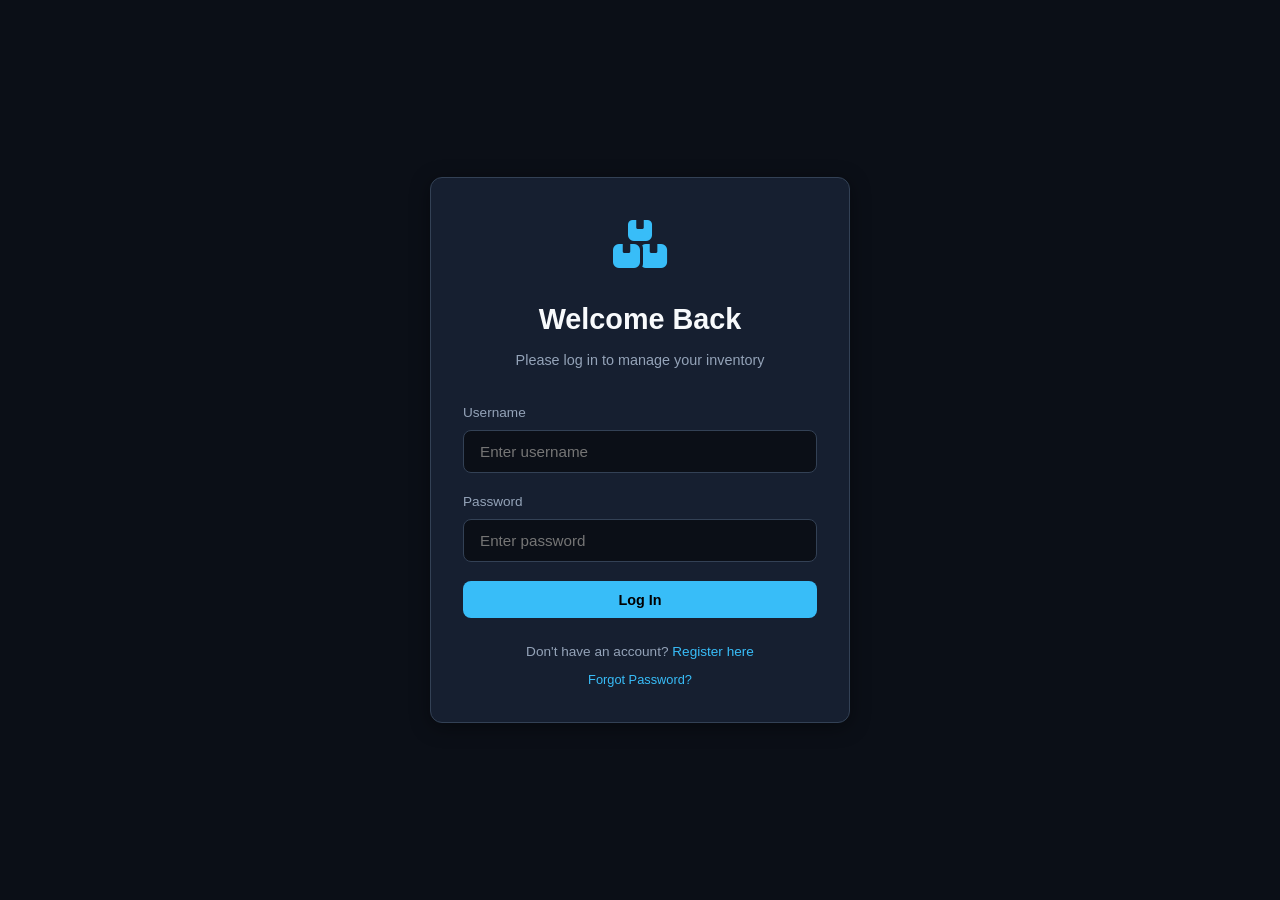
<file: static/index.html>
<!DOCTYPE html>
<html lang="en">
<head>
    <meta charset="UTF-8">
    <meta name="viewport" content="width=device-width, initial-scale=1.0">
    <title>Interactive Inventory Management System</title>
    <!-- FontAwesome icons -->
    <link rel="stylesheet" href="https://cdnjs.cloudflare.com/ajax/libs/font-awesome/6.4.0/css/all.min.css">
    <!-- Main Style Sheet -->
    <link rel="stylesheet" href="/static/style.css?v=2">
</head>
<body>

    <!-- Authentication Container (shown when logged out) -->
    <div id="auth-container" class="auth-container">
        <div style="font-size: 3rem; color: var(--accent-color); margin-bottom: 1rem;">
            <i class="fas fa-boxes-stacked"></i>
        </div>
        <h2 id="auth-title">Welcome Back</h2>
        <p id="auth-desc">Please log in to manage your inventory</p>
        
        <form id="login-form" style="width: 100%;">
            <div class="form-group" id="username-group">
                <label for="username">Username</label>
                <input type="text" id="username" class="form-control" placeholder="Enter username" required>
            </div>
            <div class="form-group" id="email-group" style="display: none;">
                <label for="email">Email Address</label>
                <input type="email" id="email" class="form-control" placeholder="Enter email address">
            </div>
            <div class="form-group" id="password-group">
                <label for="password" id="password-label">Password</label>
                <input type="password" id="password" class="form-control" placeholder="Enter password" required>
            </div>
            <button type="submit" id="auth-submit-btn" class="btn btn-primary">Log In</button>
        </form>
        
        <div id="auth-toggle-text" class="auth-toggle">
            Don't have an account? <span>Register here</span>
        </div>
        <div id="forgot-password-toggle" class="auth-toggle" style="margin-top: 0.5rem; font-size: 0.8rem;">
            <span>Forgot Password?</span>
        </div>
    </div>

    <!-- Main Application Wrapper (shown when logged in) -->
    <div id="app-wrapper" class="app-wrapper" style="display: none;">
        <!-- Sidebar -->
        <aside class="sidebar">
            <div class="sidebar-header">
                <div class="app-logo">
                    <i class="fas fa-boxes-packing"></i>
                    <span>Inventory Hub</span>
                </div>
            </div>
            
            <div class="nav-section">
                <div style="display: flex; justify-content: space-between; align-items: center; margin-bottom: 0.5rem;">
                    <span class="nav-title">Houses & locations</span>
                    <button class="btn btn-secondary btn-sm" style="padding: 2px 6px;" onclick="showCreateHouseModal()" title="Add House">
                        <i class="fas fa-plus" style="font-size: 0.75rem;"></i>
                    </button>
                </div>
                <div id="house-list" style="display: flex; flex-direction: column; gap: 0.4rem;">
                    <!-- Dynamically populated -->
                </div>
                
                <span class="nav-title" style="margin-top: 1.5rem;">Visual layout</span>
                <a href="/static/1st.html" class="nav-item" target="_blank" style="text-decoration: none;">
                    <div class="nav-item-content">
                        <i class="fas fa-cube"></i>
                        <span>3D Floor Plan (1F)</span>
                    </div>
                </a>
                <a href="/static/2nd.html" class="nav-item" target="_blank" style="text-decoration: none;">
                    <div class="nav-item-content">
                        <i class="fas fa-couch"></i>
                        <span>3D Living & Kitchen</span>
                    </div>
                </a>
                <a href="/static/1st2nd.html" class="nav-item" target="_blank" style="text-decoration: none;">
                    <div class="nav-item-content">
                        <i class="fas fa-layer-group"></i>
                        <span>3D Both Floors (1F + 2F)</span>
                    </div>
                </a>
            </div>
            
            <div class="sidebar-footer">
                <div class="user-profile">
                    <i class="fas fa-user-circle"></i>
                    <div>
                        <div style="font-weight: 600; color: var(--text-primary);" id="profile-username">Username</div>
                        <div style="font-size: 0.75rem; color: var(--text-secondary);">Active Member</div>
                    </div>
                </div>
                <button id="logout-btn" class="btn btn-secondary btn-sm" style="width: 100%;">
                    <i class="fas fa-sign-out-alt"></i> Log Out
                </button>
            </div>
        </aside>

        <!-- Main Content Pane -->
        <main class="main-content">
            <header class="top-navbar">
                <div style="display: flex; align-items: center; gap: 0.75rem;">
                    <button id="menu-toggle" class="btn btn-secondary btn-sm mobile-only-toggle" style="padding: 6px 10px; display: none;">
                        <i class="fas fa-bars"></i>
                    </button>
                    <div id="breadcrumb-path" class="breadcrumb">
                        <span>Inventory App</span>
                    </div>
                </div>
                <div style="display: flex; align-items: center; gap: 1rem; width: 45%; max-width: 400px; position: relative;">
                    <i class="fas fa-search" style="position: absolute; left: 12px; color: var(--text-secondary); pointer-events: none;"></i>
                    <input type="text" id="global-search-input" class="form-control" placeholder="Search items across all houses..." style="padding-left: 2.25rem;">
                </div>
                <div class="top-actions">
                    <span id="shared-status" style="font-size: 0.8rem; color: var(--text-secondary);"></span>
                </div>
            </header>
            
            <div class="view-container">
                <div class="dashboard-header">
                    <h1 id="view-title">Locations</h1>
                    <div id="view-actions">
                        <!-- Dynamic CRUD buttons -->
                    </div>
                </div>
                
                <div id="view-content">
                    <!-- Dynamic rendering area: list of Rooms, list of Furniture, or table of items -->
                </div>
            </div>
        </main>
    </div>

    <!-- Mobile Sidebar overlay -->
    <div id="sidebar-overlay" class="sidebar-overlay" style="display: none;"></div>

    <!-- Reusable Modal overlay & Dialogue -->
    <div id="modal-overlay" class="modal-overlay">
        <div class="modal">
            <div class="modal-header">
                <h3 id="modal-title">Modal Title</h3>
                <button id="modal-close-btn" class="modal-close"><i class="fas fa-times"></i></button>
            </div>
            <div class="modal-body" id="modal-body">
                <!-- Modal forms/content dynamically loaded -->
            </div>
            <div class="modal-footer">
                <button id="modal-cancel-btn" class="btn btn-secondary">Cancel</button>
                <button id="modal-save-btn" class="btn btn-primary" style="width: auto; min-width: 100px;">Save Changes</button>
            </div>
        </div>
    </div>

    <!-- Container for dynamic Toast alerts -->
    <div id="toast-container" class="toast-container"></div>

    <!-- Application Script -->
    <script src="/static/app.js?v=10"></script>
</body>
</html>
</file>
<file: static/style.css>
:root {
    --bg-primary: #0b0f17;
    --bg-secondary: #161f30;
    --bg-tertiary: #1e293b;
    --accent-color: #38bdf8;
    --accent-hover: #0ea5e9;
    --text-primary: #f8fafc;
    --text-secondary: #94a3b8;
    --border-color: #334155;
    --danger-color: #f43f5e;
    --danger-hover: #e11d48;
    --success-color: #10b981;
    --shadow: 0 4px 20px rgba(0, 0, 0, 0.4);
    --border-radius: 12px;
    --transition: all 0.25s cubic-bezier(0.4, 0, 0.2, 1);
}

* {
    box-sizing: border-box;
    margin: 0;
    padding: 0;
}

body {
    background-color: var(--bg-primary);
    color: var(--text-primary);
    font-family: -apple-system, BlinkMacSystemFont, "Segoe UI", Roboto, "Helvetica Neue", Arial, sans-serif;
    line-height: 1.5;
    min-height: 100vh;
    display: flex;
    justify-content: center;
    align-items: stretch;
    overflow: hidden;
}

/* Scrollbar Styling */
::-webkit-scrollbar {
    width: 6px;
    height: 6px;
}
::-webkit-scrollbar-track {
    background: var(--bg-primary);
}
::-webkit-scrollbar-thumb {
    background: var(--border-color);
    border-radius: 4px;
}
::-webkit-scrollbar-thumb:hover {
    background: var(--accent-color);
}

/* Auth Screens */
.auth-container {
    display: flex;
    flex-direction: column;
    justify-content: center;
    align-items: center;
    width: 100%;
    max-width: 420px;
    margin: auto;
    padding: 2rem;
    background: var(--bg-secondary);
    border: 1px solid var(--border-color);
    border-radius: var(--border-radius);
    box-shadow: var(--shadow);
    text-align: center;
    transition: var(--transition);
}

.auth-container h2 {
    margin-bottom: 0.5rem;
    font-size: 1.8rem;
    color: var(--text-primary);
}

.auth-container p {
    color: var(--text-secondary);
    margin-bottom: 2rem;
    font-size: 0.9rem;
}

.form-group {
    width: 100%;
    margin-bottom: 1.2rem;
    text-align: left;
}

.form-group label {
    display: block;
    font-size: 0.85rem;
    color: var(--text-secondary);
    margin-bottom: 0.4rem;
    font-weight: 500;
}

.form-control {
    width: 100%;
    padding: 0.75rem 1rem;
    background: var(--bg-primary);
    border: 1px solid var(--border-color);
    border-radius: 8px;
    color: var(--text-primary);
    font-size: 0.95rem;
    transition: var(--transition);
}

.form-control:focus {
    outline: none;
    border-color: var(--accent-color);
    box-shadow: 0 0 0 2px rgba(56, 189, 248, 0.2);
}

textarea.form-control {
    resize: vertical;
    font-family: inherit;
    line-height: 1.5;
}

.btn {
    display: inline-flex;
    align-items: center;
    justify-content: center;
    padding: 0.65rem 1.25rem;
    font-size: 0.9rem;
    font-weight: 600;
    border-radius: 8px;
    border: none;
    cursor: pointer;
    transition: var(--transition);
    gap: 0.5rem;
}

.btn-primary {
    background: var(--accent-color);
    color: #000;
    width: 100%;
}

.btn-primary:hover {
    background: var(--accent-hover);
}

.btn-secondary {
    background: transparent;
    border: 1px solid var(--border-color);
    color: var(--text-primary);
}

.btn-secondary:hover {
    background: var(--bg-tertiary);
    border-color: var(--text-secondary);
}

.btn-danger {
    background: var(--danger-color);
    color: #fff;
}

.btn-danger:hover {
    background: var(--danger-hover);
}

.btn-sm {
    padding: 0.35rem 0.75rem;
    font-size: 0.8rem;
    border-radius: 6px;
}

.auth-toggle {
    margin-top: 1.5rem;
    font-size: 0.85rem;
    color: var(--text-secondary);
}

.auth-toggle span {
    color: var(--accent-color);
    cursor: pointer;
    font-weight: 500;
}

.auth-toggle span:hover {
    text-decoration: underline;
}

/* App Main Interface */
.app-wrapper {
    display: flex;
    width: 100%;
    height: 100vh;
}

/* Sidebar Navigation */
.sidebar {
    width: 280px;
    background: var(--bg-secondary);
    border-right: 1px solid var(--border-color);
    display: flex;
    flex-direction: column;
    flex-shrink: 0;
}

.sidebar-header {
    padding: 1.5rem;
    border-bottom: 1px solid var(--border-color);
}

.app-logo {
    display: flex;
    align-items: center;
    gap: 0.75rem;
    font-size: 1.25rem;
    font-weight: 700;
    color: var(--text-primary);
}

.app-logo i {
    color: var(--accent-color);
}

.nav-section {
    padding: 1rem;
    display: flex;
    flex-direction: column;
    gap: 0.4rem;
    flex-grow: 1;
    overflow-y: auto;
}

.nav-title {
    font-size: 0.75rem;
    text-transform: uppercase;
    letter-spacing: 0.05em;
    color: var(--text-secondary);
    padding: 0.5rem;
    margin-top: 0.5rem;
}

.nav-item {
    display: flex;
    align-items: center;
    justify-content: space-between;
    padding: 0.65rem 0.75rem;
    border-radius: 8px;
    color: var(--text-secondary);
    text-decoration: none;
    font-size: 0.9rem;
    cursor: pointer;
    transition: var(--transition);
}

.nav-item:hover, .nav-item.active {
    color: var(--text-primary);
    background: var(--bg-tertiary);
}

.nav-item.active {
    border-left: 3px solid var(--accent-color);
}

.nav-item-content {
    display: flex;
    align-items: center;
    gap: 0.75rem;
}

.nav-actions {
    opacity: 0;
    transition: var(--transition);
    display: flex;
    gap: 0.25rem;
}

.nav-item:hover .nav-actions {
    opacity: 1;
}

.nav-actions i {
    color: var(--text-secondary);
    padding: 2px;
}

.nav-actions i:hover {
    color: var(--accent-color);
}

.nav-actions i.delete-icon:hover {
    color: var(--danger-color);
}

.sidebar-footer {
    padding: 1rem;
    border-top: 1px solid var(--border-color);
    display: flex;
    flex-direction: column;
    gap: 0.75rem;
}

.user-profile {
    display: flex;
    align-items: center;
    gap: 0.75rem;
    font-size: 0.85rem;
}

.user-profile i {
    font-size: 1.2rem;
    color: var(--accent-color);
}

/* Main Content Area */
.main-content {
    flex-grow: 1;
    display: flex;
    flex-direction: column;
    background: var(--bg-primary);
    overflow: hidden;
}

.top-navbar {
    height: 70px;
    border-bottom: 1px solid var(--border-color);
    display: flex;
    align-items: center;
    justify-content: space-between;
    padding: 0 2rem;
    background: var(--bg-secondary);
}

.breadcrumb {
    display: flex;
    align-items: center;
    gap: 0.5rem;
    font-size: 0.95rem;
    color: var(--text-secondary);
}

.breadcrumb span {
    color: var(--text-primary);
    font-weight: 500;
}

.top-actions {
    display: flex;
    align-items: center;
    gap: 1rem;
}

.view-container {
    flex-grow: 1;
    padding: 2rem;
    overflow-y: auto;
}

.dashboard-header {
    display: flex;
    justify-content: space-between;
    align-items: center;
    margin-bottom: 1.5rem;
}

.dashboard-header h1 {
    font-size: 1.5rem;
    font-weight: 600;
}

.empty-state {
    display: flex;
    flex-direction: column;
    align-items: center;
    justify-content: center;
    padding: 4rem 2rem;
    color: var(--text-secondary);
    text-align: center;
}

.empty-state i {
    font-size: 3.5rem;
    margin-bottom: 1rem;
    color: var(--border-color);
}

.empty-state h3 {
    color: var(--text-primary);
    margin-bottom: 0.5rem;
}

/* Dynamic Grids & Cards */
.grid-container {
    display: grid;
    grid-template-columns: repeat(auto-fill, minmax(220px, 1fr));
    gap: 1.5rem;
    margin-bottom: 2rem;
}

.card {
    background: var(--bg-secondary);
    border: 1px solid var(--border-color);
    border-radius: var(--border-radius);
    padding: 1.25rem;
    display: flex;
    flex-direction: column;
    cursor: pointer;
    box-shadow: 0 4px 6px rgba(0,0,0,0.1);
    transition: var(--transition);
    position: relative;
}

.card:hover {
    transform: translateY(-4px);
    border-color: var(--accent-color);
    box-shadow: var(--shadow);
}

.card-icon {
    font-size: 2rem;
    color: var(--accent-color);
    margin-bottom: 1rem;
}

.card-title {
    font-size: 1.1rem;
    font-weight: 600;
    color: var(--text-primary);
    margin-bottom: 0.4rem;
}

.card-subtitle {
    font-size: 0.8rem;
    color: var(--text-secondary);
}

.card-actions {
    position: absolute;
    top: 1rem;
    right: 1rem;
    display: flex;
    gap: 0.5rem;
    opacity: 0;
    transition: var(--transition);
}

.card:hover .card-actions {
    opacity: 1;
}

.card-actions button {
    background: var(--bg-tertiary);
    border: 1px solid var(--border-color);
    color: var(--text-secondary);
    padding: 4px 8px;
    border-radius: 4px;
    cursor: pointer;
}

.card-actions button:hover {
    color: var(--text-primary);
    border-color: var(--accent-color);
}

.card-actions button.btn-card-delete:hover {
    color: var(--danger-color);
    border-color: var(--danger-color);
}

/* Table Style for Items */
.table-responsive {
    width: 100%;
    background: var(--bg-secondary);
    border: 1px solid var(--border-color);
    border-radius: var(--border-radius);
    overflow: hidden;
    box-shadow: 0 4px 6px rgba(0,0,0,0.1);
}

.item-table {
    width: 100%;
    border-collapse: collapse;
    text-align: left;
}

.item-table th {
    background: var(--bg-tertiary);
    color: var(--text-secondary);
    font-size: 0.85rem;
    text-transform: uppercase;
    font-weight: 600;
    padding: 1rem 1.5rem;
    border-bottom: 1px solid var(--border-color);
}

.item-table td {
    padding: 1rem 1.5rem;
    border-bottom: 1px solid var(--border-color);
    color: var(--text-primary);
    font-size: 0.95rem;
}

.item-table tr:last-child td {
    border-bottom: none;
}

.item-table tr:hover {
    background: rgba(255, 255, 255, 0.02);
}

.count-badge {
    background: var(--bg-tertiary);
    border: 1px solid var(--border-color);
    padding: 0.2rem 0.6rem;
    border-radius: 20px;
    font-weight: 600;
    font-size: 0.85rem;
    color: var(--accent-color);
}

/* Dialog / Modal */
.modal-overlay {
    position: fixed;
    top: 0;
    left: 0;
    right: 0;
    bottom: 0;
    background: rgba(0, 0, 0, 0.7);
    display: none;
    align-items: center;
    justify-content: center;
    z-index: 100;
    backdrop-filter: blur(4px);
}

.modal {
    background: var(--bg-secondary);
    border: 1px solid var(--border-color);
    border-radius: var(--border-radius);
    width: 100%;
    max-width: 460px;
    box-shadow: var(--shadow);
    overflow: hidden;
    animation: modalFadeIn 0.3s cubic-bezier(0.4, 0, 0.2, 1);
}

@keyframes modalFadeIn {
    from {
        opacity: 0;
        transform: scale(0.95);
    }
    to {
        opacity: 1;
        transform: scale(1);
    }
}

.modal-header {
    padding: 1.25rem 1.5rem;
    border-bottom: 1px solid var(--border-color);
    display: flex;
    justify-content: space-between;
    align-items: center;
}

.modal-header h3 {
    font-size: 1.15rem;
    font-weight: 600;
}

.modal-close {
    background: none;
    border: none;
    color: var(--text-secondary);
    font-size: 1.25rem;
    cursor: pointer;
    transition: var(--transition);
}

.modal-close:hover {
    color: var(--text-primary);
}

.modal-body {
    padding: 1.5rem;
}

.modal-footer {
    padding: 1rem 1.5rem;
    border-top: 1px solid var(--border-color);
    display: flex;
    justify-content: flex-end;
    gap: 0.75rem;
}

/* Notification Popups */
.toast-container {
    position: fixed;
    bottom: 24px;
    right: 24px;
    display: flex;
    flex-direction: column;
    gap: 10px;
    z-index: 200;
}

.toast {
    background: var(--bg-secondary);
    border-left: 4px solid var(--accent-color);
    border-right: 1px solid var(--border-color);
    border-top: 1px solid var(--border-color);
    border-bottom: 1px solid var(--border-color);
    color: var(--text-primary);
    padding: 12px 20px;
    border-radius: 4px;
    box-shadow: var(--shadow);
    font-size: 0.9rem;
    display: flex;
    align-items: center;
    gap: 10px;
    animation: toastIn 0.3s ease;
}

@keyframes toastIn {
    from { transform: translateX(100%); opacity: 0; }
    to { transform: translateX(0); opacity: 1; }
}

.toast.error {
    border-left-color: var(--danger-color);
}

.toast.success {
    border-left-color: var(--success-color);
}

/* Mobile Responsive Styles */
@media (max-width: 768px) {
    .mobile-only-toggle {
        display: inline-flex !important;
    }
    
    /* Slide-out Sidebar Drawer */
    .sidebar {
        position: fixed;
        top: 0;
        left: -280px;
        height: 100vh;
        z-index: 1000;
        transition: transform 0.3s cubic-bezier(0.4, 0, 0.2, 1);
        box-shadow: var(--shadow);
    }
    
    .sidebar.open {
        transform: translateX(280px);
    }
    
    .sidebar-overlay {
        position: fixed;
        top: 0;
        left: 0;
        right: 0;
        bottom: 0;
        background: rgba(0, 0, 0, 0.6);
        z-index: 999;
        backdrop-filter: blur(2px);
    }
    
    /* Content takes full screen width */
    .main-content {
        width: 100%;
        overflow-x: hidden;
    }
    
    .top-navbar {
        padding: 0 1rem;
        height: 60px;
        gap: 0.5rem;
    }
    
    /* Re-adjust search input to take center stage on mobile */
    #global-search-input {
        font-size: 0.85rem;
        padding-left: 2rem !important;
        padding-top: 0.5rem;
        padding-bottom: 0.5rem;
    }
    
    .top-navbar > div:nth-child(2) {
        width: auto !important;
        flex-grow: 1 !important;
        max-width: 210px !important;
    }
    
    /* Breadcrumbs scale down */
    .breadcrumb {
        font-size: 0.75rem !important;
        max-width: 110px;
        white-space: nowrap;
        overflow: hidden;
        text-overflow: ellipsis;
    }
    
    .breadcrumb span {
        display: none; /* Hide non-active levels to save space */
    }
    .breadcrumb span:last-child {
        display: inline !important; /* Only show active category */
    }
    
    /* Grids and Containers */
    .view-container {
        padding: 1rem;
    }
    
    .grid-container {
        grid-template-columns: repeat(auto-fill, minmax(135px, 1fr));
        gap: 0.75rem;
    }
    
    .card {
        padding: 1rem;
    }
    
    .card-icon {
        font-size: 1.5rem;
        margin-bottom: 0.5rem;
    }
    
    .card-title {
        font-size: 0.9rem;
    }
    
    .card-subtitle {
        font-size: 0.75rem;
    }
    
    /* Table responsiveness */
    .table-responsive {
        border-radius: 8px;
    }
    
    .item-table th, .item-table td {
        padding: 0.75rem 0.5rem;
        font-size: 0.85rem;
    }
    
    .item-table td div {
        gap: 0.25rem !important;
    }
    
    .item-table td button {
        padding: 4px 8px !important;
        font-size: 0.75rem !important;
    }
}
</file>
